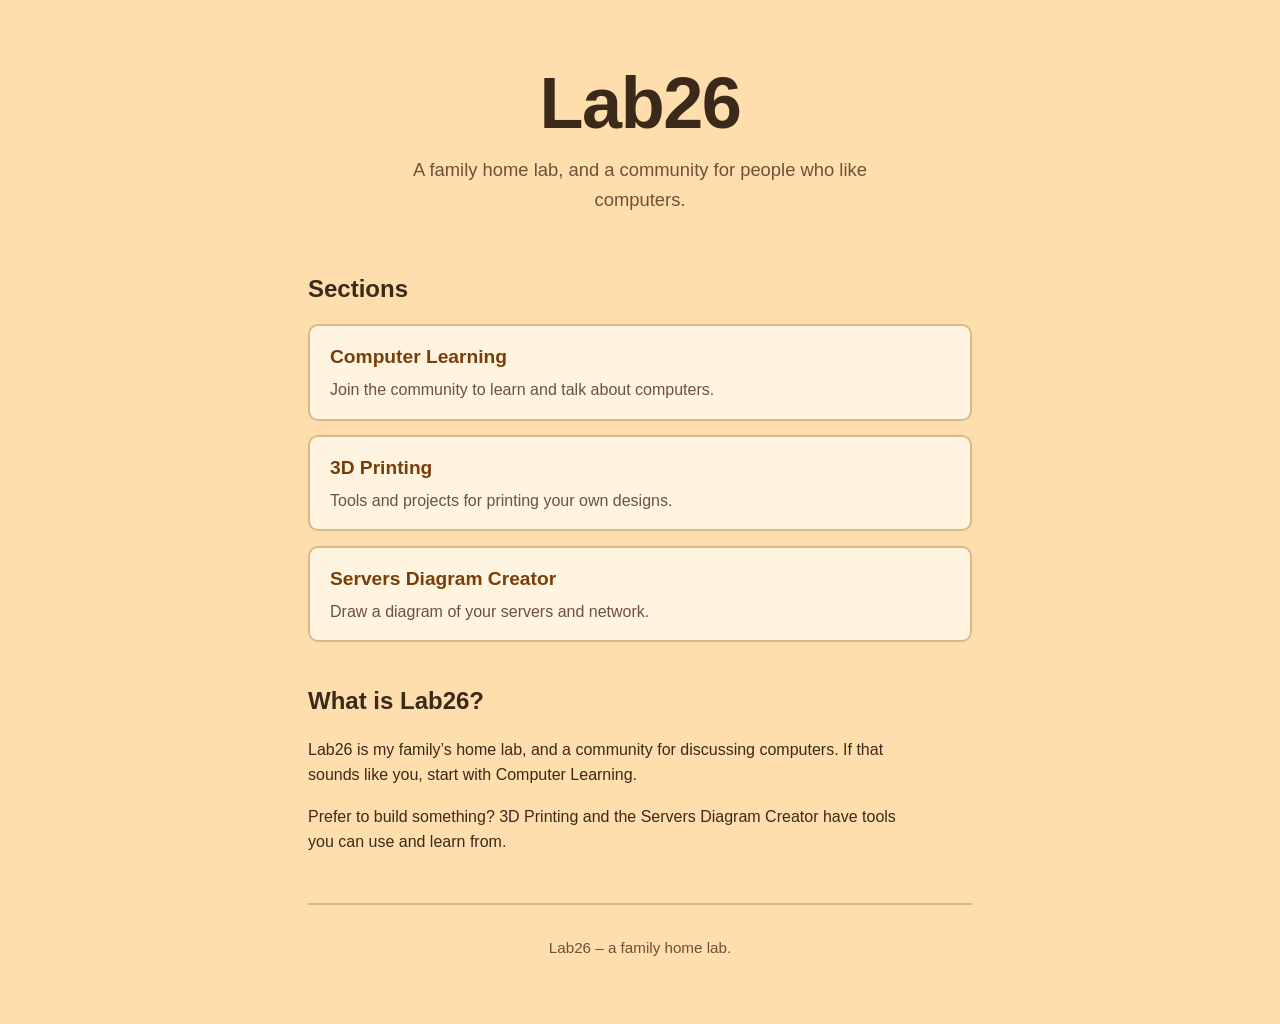
<file: public/index.html>
<!DOCTYPE html>
<html lang="en">
<head>
<meta charset="UTF-8">
<meta name="viewport" content="width=device-width, initial-scale=1">
<title>Lab26</title>
<meta name="description" content="Lab26 is a family home lab and a community for learning about computers, with tools for 3D printing and server diagrams.">
</head>
<link rel="stylesheet" href="style.css">
<body>
<div class="header">
    <h1>Lab26</h1>
    <p>A family home lab, and a community for people who like computers.</p>
</div>


<main>
  <nav aria-labelledby="sections-title">
    <h2 id="sections-title">Sections</h2>
    <ul>
      <li>
        <a href="computer/index.html" id="index1">Computer Learning</a>
        <p>Join the community to learn and talk about computers.</p>
      </li>
      <li>
        <a href="https://myartpace.lab26.my/" id="index2">3D Printing</a>
        <p>Tools and projects for printing your own designs.</p>
      </li>
      <li>
        <a href="https://technology.lab26.my/" id="index3">Servers Diagram Creator</a>
        <p>Draw a diagram of your servers and network.</p>
      </li>
    </ul>
  </nav>

  <section aria-labelledby="about-title">
    <h2 id="about-title">What is Lab26?</h2>
    <p>Lab26 is my family’s home lab, and a community for discussing computers. If that sounds like you, start with Computer Learning.</p>
    <p>Prefer to build something? 3D Printing and the Servers Diagram Creator have tools you can use and learn from.</p>
  </section>
</main>

<footer>
  <p>Lab26 – a family home lab.</p>
</footer>
</body>
</html>
</file>
<file: public/style.css>
:root {
  --bg: navajowhite;
  --card: #fff4e0;
  --ink: #3b2a1a;
  --muted: #6b5238;
  --accent: #7a3e0a;
  --line: #d9b88a;
}

* {
  box-sizing: border-box;
}

body {
  margin: 0 auto;
  padding: 2rem 1.25rem 3rem;
  max-width: 44rem;
  background-color: var(--bg);
  color: var(--ink);
  font-family: Arial, Helvetica, sans-serif;
  line-height: 1.6;
}

.header {
  display: grid;
  place-items: center;
  text-align: center;
  padding: 2rem 0 1rem;
}

h1 {
  margin: 0;
  font-size: clamp(2.8rem, 12vw, 4.5rem);
  letter-spacing: -0.02em;
  line-height: 1.1;
}

.header p {
  margin: 0.75rem 0 0;
  max-width: 30rem;
  color: var(--muted);
  font-size: 1.15rem;
}

h2 {
  margin: 2.5rem 0 1rem;
  font-size: 1.5rem;
}

/* Section links as cards */
nav ul {
  list-style: none;
  margin: 0;
  padding: 0;
  display: grid;
  gap: 0.9rem;
}

nav li {
  position: relative;
  padding: 1rem 1.25rem;
  background: var(--card);
  border: 2px solid var(--line);
  border-radius: 10px;
  transition: border-color 0.15s, transform 0.15s;
}

nav li:hover {
  border-color: var(--accent);
  transform: translateY(-2px);
}

nav li:focus-within {
  outline: 3px solid var(--accent);
  outline-offset: 2px;
}

nav a {
  color: var(--accent);
  font-size: 1.2rem;
  font-weight: bold;
  text-decoration: none;
}

nav a::after {
  content: "";
  position: absolute;
  inset: 0;
}

nav li p {
  margin: 0.25rem 0 0;
  color: var(--muted);
}

section p {
  max-width: 38rem;
}

footer {
  margin-top: 3rem;
  padding-top: 1rem;
  border-top: 2px solid var(--line);
  color: var(--muted);
  font-size: 0.95rem;
  text-align: center;
}

@media (prefers-reduced-motion: reduce) {
  nav li {
    transition: none;
  }
  nav li:hover {
    transform: none;
  }
}
</file>
